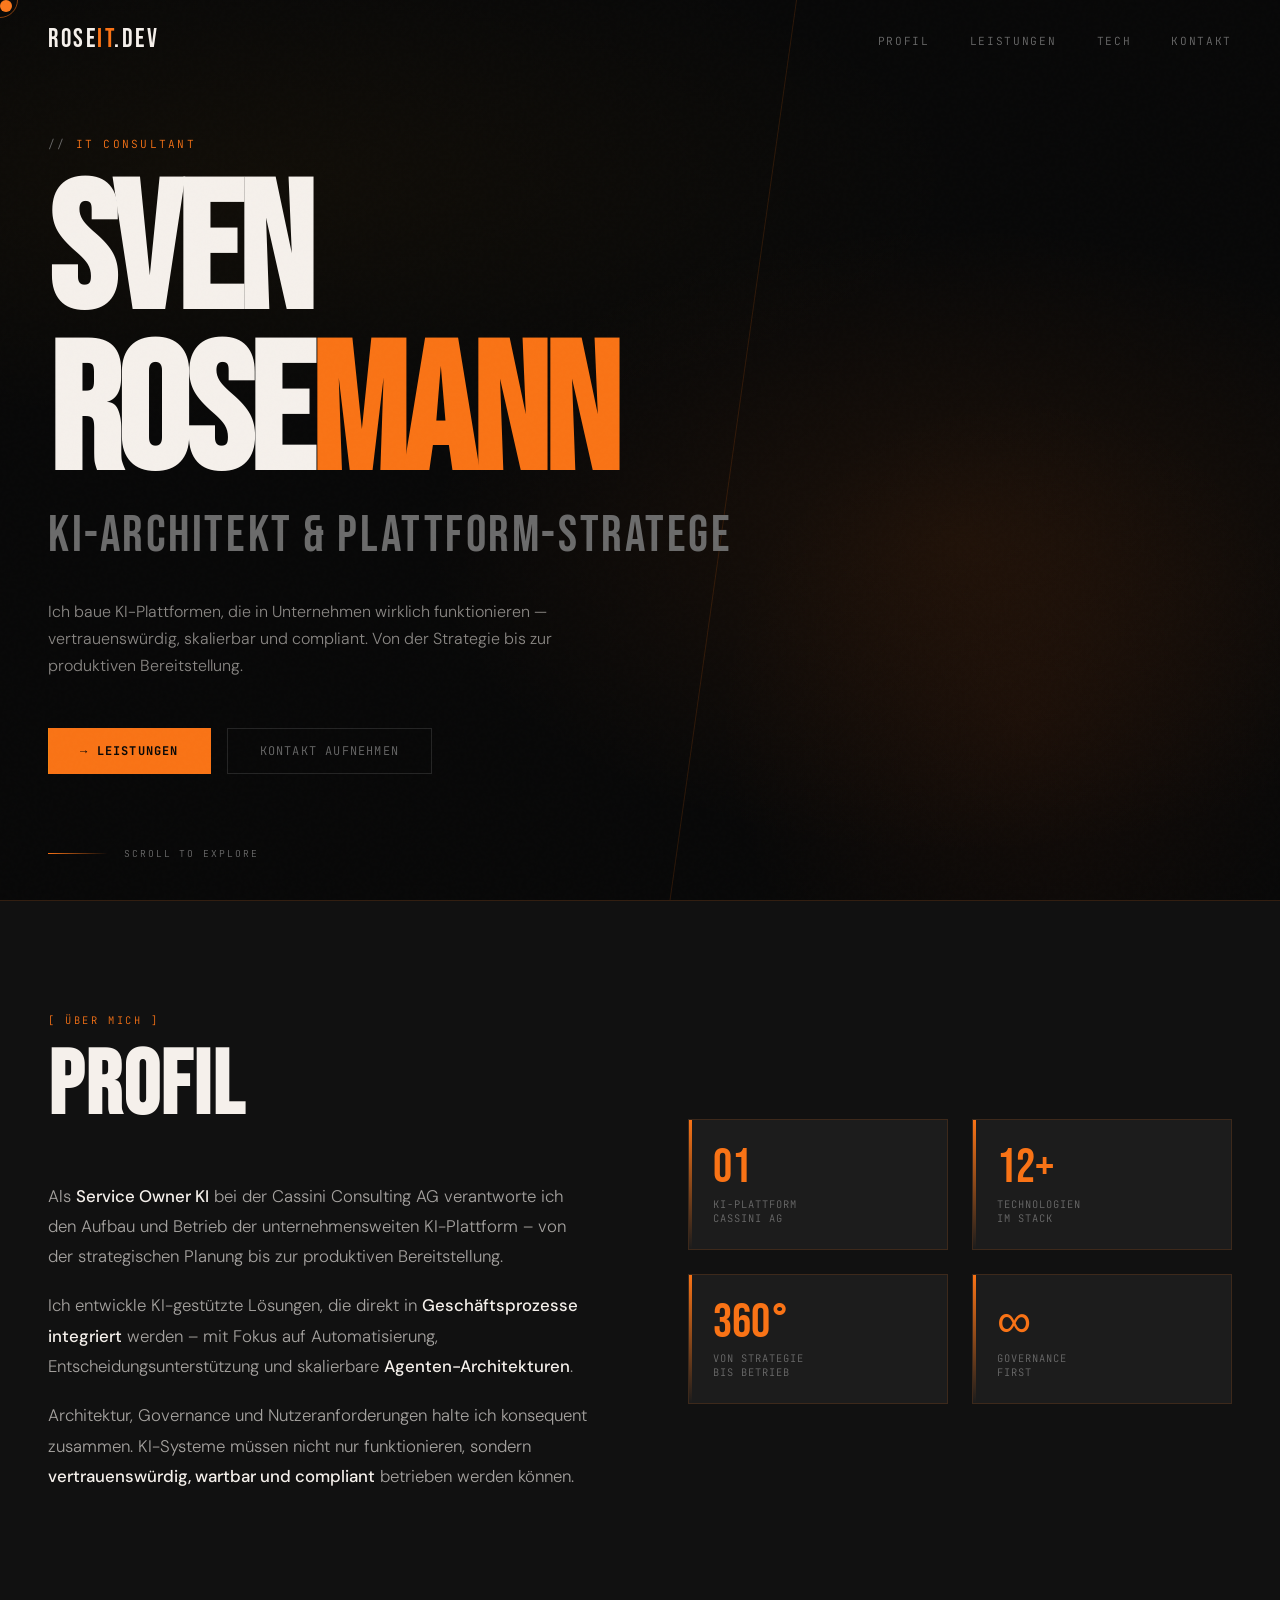
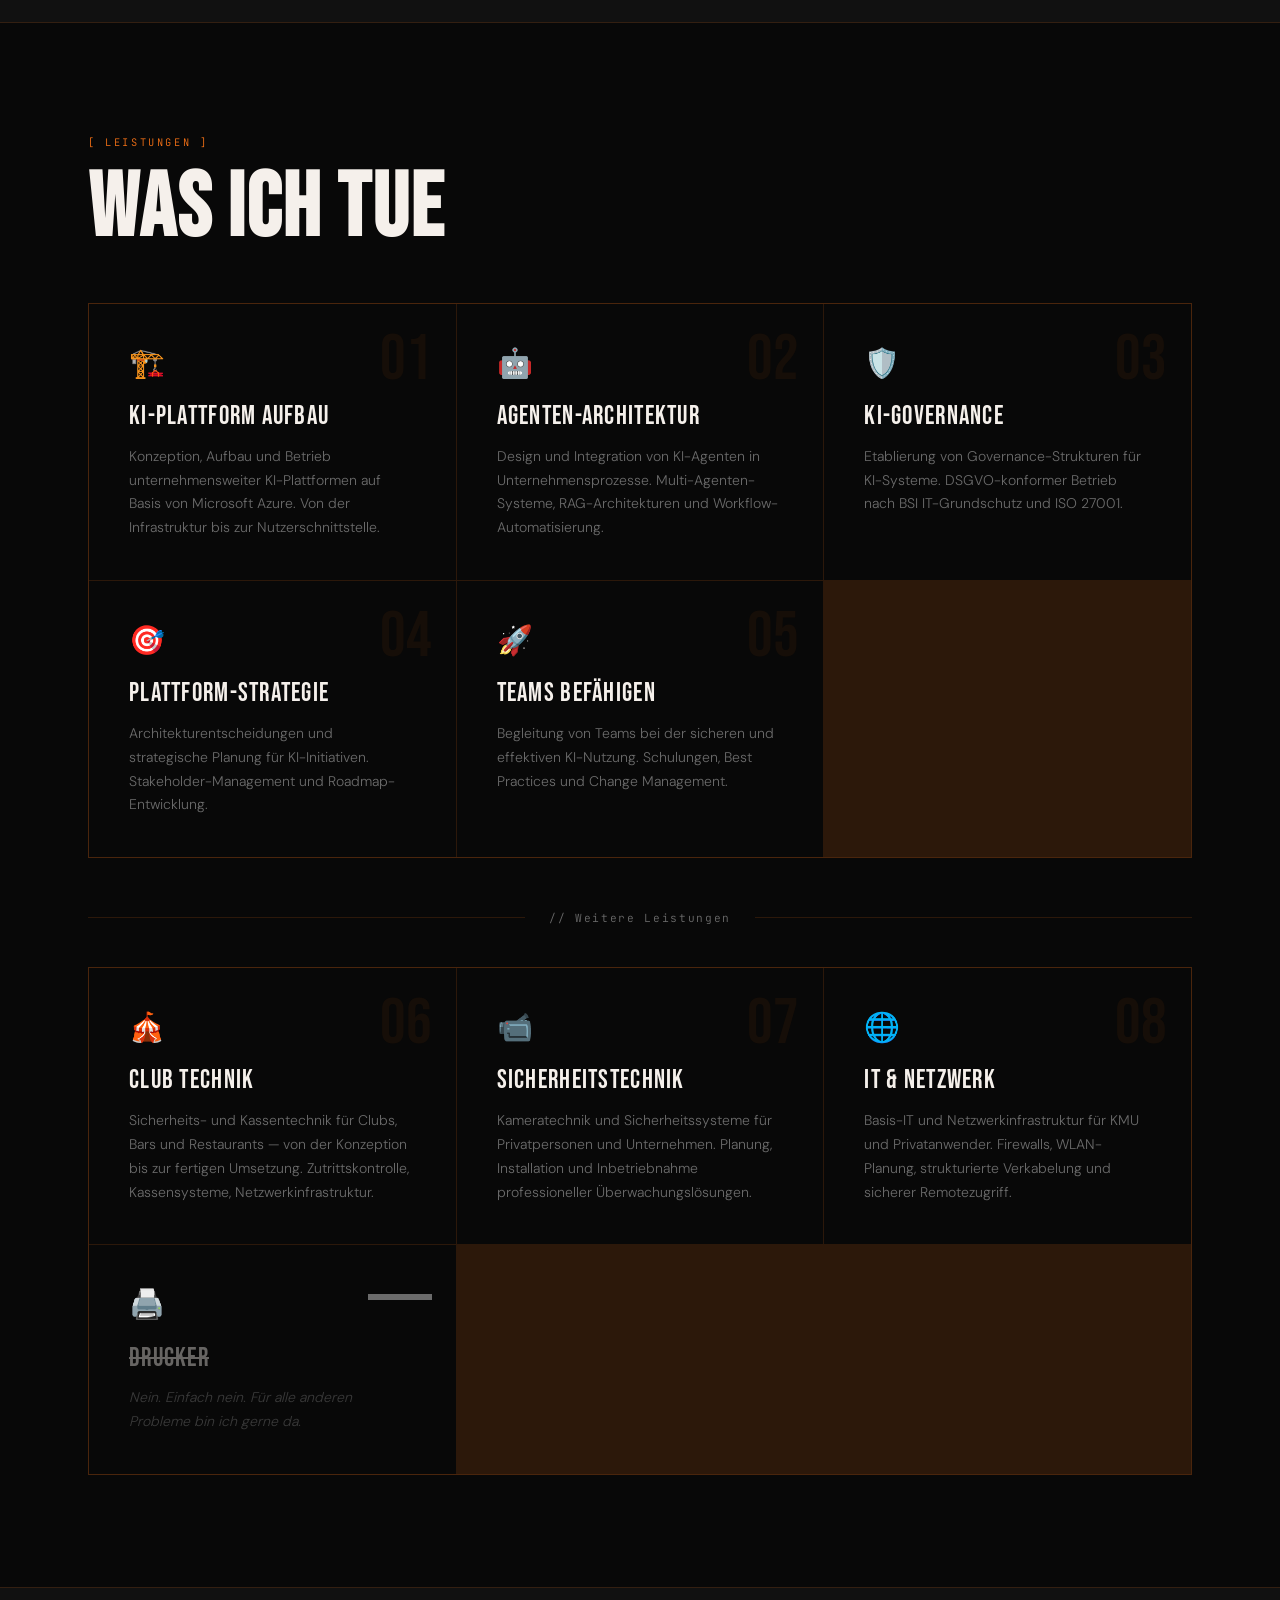
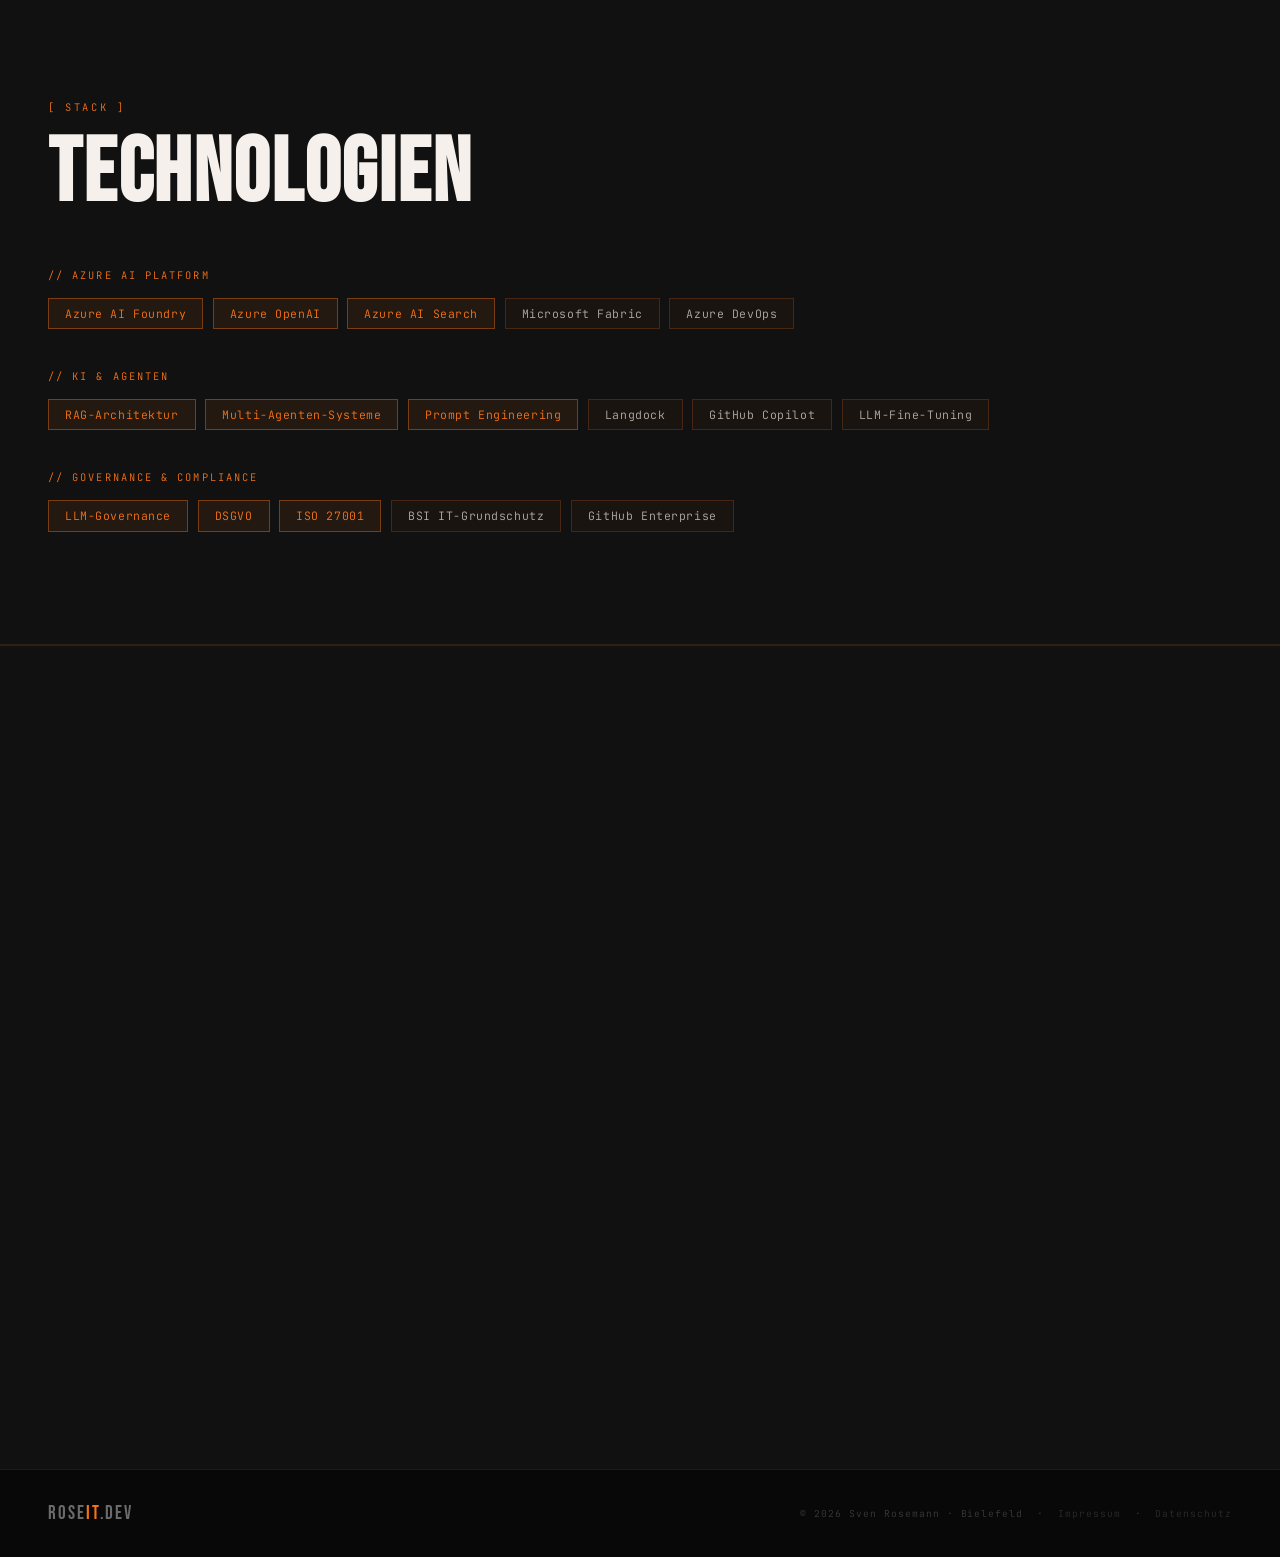
<file: index.html>
<!DOCTYPE html>
<html lang="de">
<head>
  <meta charset="UTF-8" />
  <meta name="viewport" content="width=device-width, initial-scale=1.0" />
  <title>rose-it.dev — Sven Rosemann · KI-Architekt</title>
  <meta name="description" content="Service Owner KI & IT Consultant. KI-Plattformen, Agenten-Systeme, Governance. Cassini Consulting AG." />
  <link rel="icon" type="image/svg+xml" href="/favicon.svg" />
  <link rel="stylesheet" href="/fonts/fonts.css" />
  <style>
    :root {
      --black:   #080808;
      --coal:    #111111;
      --ash:     #1c1c1c;
      --ember:   #f97316;
      --fire:    #ea580c;
      --gold:    #f59e0b;
      --white:   #f5f0eb;
      --grey:    #6b6b6b;
      --border:  rgba(249,115,22,0.15);
    }

    *, *::before, *::after { box-sizing: border-box; margin: 0; padding: 0; }

    html { scroll-behavior: smooth; }

    body {
      background: var(--black);
      color: var(--white);
      font-family: 'DM Sans', sans-serif;
      font-weight: 300;
      overflow-x: hidden;
      cursor: none;
    }

    /* Custom Cursor */
    .cursor {
      position: fixed;
      width: 12px; height: 12px;
      background: var(--ember);
      border-radius: 50%;
      pointer-events: none;
      z-index: 9999;
      transition: transform 0.1s ease;
      mix-blend-mode: screen;
    }
    .cursor-ring {
      position: fixed;
      width: 36px; height: 36px;
      border: 1px solid rgba(249,115,22,0.5);
      border-radius: 50%;
      pointer-events: none;
      z-index: 9998;
      transition: all 0.15s ease;
    }

    /* Noise overlay */
    body::before {
      content: '';
      position: fixed;
      inset: 0;
      background-image: url("data:image/svg+xml,%3Csvg viewBox='0 0 256 256' xmlns='http://www.w3.org/2000/svg'%3E%3Cfilter id='noise'%3E%3CfeTurbulence type='fractalNoise' baseFrequency='0.9' numOctaves='4' stitchTiles='stitch'/%3E%3C/filter%3E%3Crect width='100%25' height='100%25' filter='url(%23noise)' opacity='0.03'/%3E%3C/svg%3E");
      pointer-events: none;
      z-index: 100;
      opacity: 0.4;
    }

    /* NAV */
    nav {
      position: fixed;
      top: 0; left: 0; right: 0;
      z-index: 500;
      display: flex;
      align-items: center;
      justify-content: space-between;
      padding: 1.5rem 3rem;
      border-bottom: 1px solid transparent;
      transition: all 0.4s ease;
    }
    nav.scrolled {
      background: rgba(8,8,8,0.92);
      border-color: var(--border);
      backdrop-filter: blur(12px);
    }
    .nav-logo {
      font-family: 'Bebas Neue', sans-serif;
      font-size: 1.6rem;
      letter-spacing: 0.1em;
      color: var(--white);
      text-decoration: none;
    }
    .nav-logo span { color: var(--ember); }
    .nav-links { display: flex; gap: 2.5rem; list-style: none; }
    .nav-links a {
      font-family: 'JetBrains Mono', monospace;
      font-size: 0.7rem;
      letter-spacing: 0.15em;
      text-transform: uppercase;
      color: var(--grey);
      text-decoration: none;
      transition: color 0.2s;
    }
    .nav-links a:hover { color: var(--ember); }

    /* HERO */
    #hero {
      min-height: 100vh;
      display: grid;
      grid-template-rows: 1fr auto;
      padding: 0 3rem;
      position: relative;
      overflow: hidden;
    }

    .hero-bg {
      position: absolute;
      inset: 0;
      background:
        radial-gradient(ellipse 60% 50% at 75% 60%, rgba(249,115,22,0.08) 0%, transparent 70%),
        radial-gradient(ellipse 40% 60% at 80% 80%, rgba(234,88,12,0.06) 0%, transparent 60%),
        radial-gradient(ellipse 80% 40% at 20% 20%, rgba(245,158,11,0.04) 0%, transparent 70%);
    }

    /* Animated ember particles */
    .embers {
      position: absolute;
      inset: 0;
      overflow: hidden;
    }
    .ember-dot {
      position: absolute;
      border-radius: 50%;
      animation: float-up linear infinite;
      background: var(--ember);
      filter: blur(1px);
    }
    @keyframes float-up {
      0%   { transform: translateY(0) translateX(0) scale(1); opacity: 0; }
      10%  { opacity: 1; }
      90%  { opacity: 0.6; }
      100% { transform: translateY(-120vh) translateX(var(--drift)) scale(0); opacity: 0; }
    }

    .hero-content {
      display: flex;
      flex-direction: column;
      justify-content: center;
      padding-top: 8rem;
      padding-bottom: 4rem;
      position: relative;
      z-index: 10;
      max-width: 1000px;
    }

    .hero-tag {
      font-family: 'JetBrains Mono', monospace;
      font-size: 0.7rem;
      letter-spacing: 0.2em;
      text-transform: uppercase;
      color: var(--ember);
      margin-bottom: 1.5rem;
      opacity: 0;
      animation: fade-up 0.8s ease 0.2s forwards;
    }
    .hero-tag::before { content: '// '; color: var(--grey); }

    .hero-name {
      font-family: 'Bebas Neue', sans-serif;
      font-size: clamp(5rem, 14vw, 13rem);
      line-height: 0.9;
      letter-spacing: -0.02em;
      color: var(--white);
      opacity: 0;
      animation: fade-up 0.8s ease 0.4s forwards;
    }
    .hero-name .highlight {
      color: var(--ember);
      display: inline-block;
      position: relative;
    }

    .hero-title {
      font-family: 'Bebas Neue', sans-serif;
      font-size: clamp(1.8rem, 4vw, 3.5rem);
      letter-spacing: 0.05em;
      color: var(--grey);
      margin-top: 0.5rem;
      opacity: 0;
      animation: fade-up 0.8s ease 0.6s forwards;
    }

    .hero-desc {
      max-width: 560px;
      font-size: 1rem;
      line-height: 1.7;
      color: rgba(245,240,235,0.55);
      margin-top: 2rem;
      opacity: 0;
      animation: fade-up 0.8s ease 0.8s forwards;
    }

    .hero-cta {
      display: flex;
      gap: 1rem;
      margin-top: 3rem;
      opacity: 0;
      animation: fade-up 0.8s ease 1s forwards;
    }

    .btn-primary {
      display: inline-flex;
      align-items: center;
      gap: 0.5rem;
      background: var(--ember);
      color: var(--black);
      font-family: 'JetBrains Mono', monospace;
      font-size: 0.75rem;
      font-weight: 700;
      letter-spacing: 0.1em;
      text-transform: uppercase;
      text-decoration: none;
      padding: 0.9rem 2rem;
      border: none;
      cursor: none;
      transition: all 0.2s ease;
      position: relative;
      overflow: hidden;
    }
    .btn-primary::after {
      content: '';
      position: absolute;
      inset: 0;
      background: var(--gold);
      transform: translateX(-100%);
      transition: transform 0.3s ease;
    }
    .btn-primary:hover::after { transform: translateX(0); }
    .btn-primary span { position: relative; z-index: 1; }

    .btn-ghost {
      display: inline-flex;
      align-items: center;
      gap: 0.5rem;
      background: transparent;
      color: var(--grey);
      font-family: 'JetBrains Mono', monospace;
      font-size: 0.75rem;
      letter-spacing: 0.1em;
      text-transform: uppercase;
      text-decoration: none;
      padding: 0.9rem 2rem;
      border: 1px solid rgba(107,107,107,0.3);
      cursor: none;
      transition: all 0.2s ease;
    }
    .btn-ghost:hover { border-color: var(--ember); color: var(--ember); }

    .hero-scroll {
      display: flex;
      align-items: center;
      gap: 1rem;
      padding-bottom: 2.5rem;
      position: relative;
      z-index: 10;
      opacity: 0;
      animation: fade-up 0.8s ease 1.2s forwards;
    }
    .scroll-line {
      width: 60px;
      height: 1px;
      background: linear-gradient(to right, var(--ember), transparent);
    }
    .scroll-text {
      font-family: 'JetBrains Mono', monospace;
      font-size: 0.6rem;
      letter-spacing: 0.2em;
      text-transform: uppercase;
      color: var(--grey);
    }

    /* Diagonal accent line */
    .hero-accent {
      position: absolute;
      right: 0;
      top: 0;
      width: 45%;
      height: 100%;
      border-left: 1px solid var(--border);
      transform: skewX(-8deg) translateX(5%);
      pointer-events: none;
    }

    /* SECTIONS GENERAL */
    section {
      padding: 7rem 3rem;
      position: relative;
    }

    .section-label {
      font-family: 'JetBrains Mono', monospace;
      font-size: 0.65rem;
      letter-spacing: 0.25em;
      text-transform: uppercase;
      color: var(--ember);
      margin-bottom: 1rem;
    }
    .section-label::before { content: '[ '; }
    .section-label::after  { content: ' ]'; }

    .section-title {
      font-family: 'Bebas Neue', sans-serif;
      font-size: clamp(3rem, 7vw, 6rem);
      line-height: 1;
      letter-spacing: 0.02em;
      margin-bottom: 3rem;
    }

    /* ABOUT */
    #about {
      background: var(--coal);
      border-top: 1px solid var(--border);
      border-bottom: 1px solid var(--border);
    }
    .about-grid {
      display: grid;
      grid-template-columns: 1fr 1fr;
      gap: 6rem;
      align-items: center;
      max-width: 1200px;
    }
    .about-text p {
      font-size: 1.05rem;
      line-height: 1.8;
      color: rgba(245,240,235,0.65);
      margin-bottom: 1.2rem;
    }
    .about-text p strong { color: var(--white); font-weight: 500; }
    .about-stats {
      display: grid;
      grid-template-columns: 1fr 1fr;
      gap: 1.5rem;
    }
    .stat-card {
      background: var(--ash);
      border: 1px solid var(--border);
      padding: 1.5rem;
      position: relative;
      overflow: hidden;
    }
    .stat-card::before {
      content: '';
      position: absolute;
      top: 0; left: 0;
      width: 3px; height: 100%;
      background: linear-gradient(to bottom, var(--ember), transparent);
    }
    .stat-num {
      font-family: 'Bebas Neue', sans-serif;
      font-size: 3rem;
      color: var(--ember);
      line-height: 1;
    }
    .stat-label {
      font-family: 'JetBrains Mono', monospace;
      font-size: 0.65rem;
      letter-spacing: 0.1em;
      text-transform: uppercase;
      color: var(--grey);
      margin-top: 0.3rem;
    }

    /* SERVICES */
    #services { max-width: 1200px; margin: 0 auto; }
    .services-grid {
      display: grid;
      grid-template-columns: repeat(auto-fit, minmax(320px, 1fr));
      gap: 1px;
      background: var(--border);
      border: 1px solid var(--border);
    }
    .service-card {
      background: var(--black);
      padding: 2.5rem;
      position: relative;
      overflow: hidden;
      transition: background 0.3s ease;
    }
    .service-card:hover { background: var(--coal); }
    .service-card:hover .service-icon { transform: scale(1.1) rotate(-5deg); }
    .service-icon {
      font-size: 1.8rem;
      margin-bottom: 1.2rem;
      display: block;
      transition: transform 0.3s ease;
    }
    .service-num {
      position: absolute;
      top: 1.5rem; right: 1.5rem;
      font-family: 'Bebas Neue', sans-serif;
      font-size: 4rem;
      color: rgba(249,115,22,0.06);
      line-height: 1;
    }
    .service-title {
      font-family: 'Bebas Neue', sans-serif;
      font-size: 1.6rem;
      letter-spacing: 0.05em;
      color: var(--white);
      margin-bottom: 0.8rem;
    }
    .service-desc {
      font-size: 0.875rem;
      line-height: 1.7;
      color: var(--grey);
    }
    .services-divider {
      text-align: center;
      margin: 3rem 0 2.5rem;
      position: relative;
    }
    .services-divider::before {
      content: '';
      position: absolute;
      top: 50%; left: 0; right: 0;
      height: 1px;
      background: var(--border);
    }
    .services-divider span {
      position: relative;
      background: var(--black);
      padding: 0 1.5rem;
      font-family: 'JetBrains Mono', monospace;
      font-size: .7rem;
      letter-spacing: .15em;
      color: var(--grey);
    }
    .service-card::after {
      content: '';
      position: absolute;
      bottom: 0; left: 0; right: 0;
      height: 2px;
      background: linear-gradient(to right, var(--ember), transparent);
      transform: scaleX(0);
      transform-origin: left;
      transition: transform 0.3s ease;
    }
    .service-card:hover::after { transform: scaleX(1); }

    /* TECH STACK */
    #tech {
      background: var(--coal);
      border-top: 1px solid var(--border);
      border-bottom: 1px solid var(--border);
    }
    .tech-inner { max-width: 1200px; margin: 0 auto; }

    .tech-categories { display: flex; flex-direction: column; gap: 2.5rem; }
    .tech-category-label {
      font-family: 'JetBrains Mono', monospace;
      font-size: 0.65rem;
      letter-spacing: 0.2em;
      text-transform: uppercase;
      color: var(--ember);
      margin-bottom: 1rem;
    }
    .tech-tags { display: flex; flex-wrap: wrap; gap: 0.6rem; }
    .tech-tag {
      font-family: 'JetBrains Mono', monospace;
      font-size: 0.72rem;
      letter-spacing: 0.05em;
      padding: 0.45rem 1rem;
      border: 1px solid rgba(249,115,22,0.2);
      color: rgba(245,240,235,0.7);
      background: rgba(249,115,22,0.04);
      transition: all 0.2s ease;
      cursor: default;
    }
    .tech-tag:hover {
      border-color: var(--ember);
      color: var(--ember);
      background: rgba(249,115,22,0.08);
    }
    .tech-tag.featured {
      border-color: rgba(249,115,22,0.4);
      color: var(--ember);
      background: rgba(249,115,22,0.08);
    }


    /* CONTACT */
    #contact {
      background: var(--coal);
      border-top: 1px solid var(--border);
    }
    .contact-inner {
      max-width: 1200px;
      margin: 0 auto;
      display: grid;
      grid-template-columns: 1fr 1fr;
      gap: 6rem;
      align-items: center;
    }
    .contact-headline {
      font-family: 'Bebas Neue', sans-serif;
      font-size: clamp(3rem, 6vw, 5.5rem);
      line-height: 1;
      letter-spacing: 0.02em;
    }
    .contact-headline .ember { color: var(--ember); }
    .contact-sub {
      font-size: 1rem;
      line-height: 1.7;
      color: rgba(245,240,235,0.5);
      margin-top: 1.5rem;
    }
    /* CONTACT FORM */
    .contact-form { display: flex; flex-direction: column; gap: 1rem; }
    .form-row { display: grid; grid-template-columns: 1fr 1fr; gap: 1rem; }
    .cf-label {
      font-family: 'JetBrains Mono', monospace;
      font-size: .6rem; letter-spacing: .15em; text-transform: uppercase;
      color: var(--ember); display: block; margin-bottom: .4rem;
    }
    .cf-input, .cf-textarea {
      width: 100%;
      background: var(--ash);
      border: 1px solid var(--border);
      color: var(--white);
      font-family: 'DM Sans', sans-serif;
      font-size: .95rem;
      padding: .8rem 1rem;
      outline: none;
      transition: border-color .2s;
      resize: none;
    }
    .cf-input:focus, .cf-textarea:focus { border-color: var(--ember); }
    .cf-input::placeholder, .cf-textarea::placeholder { color: var(--grey); }
    .cf-submit {
      background: var(--ember);
      color: #000;
      border: none;
      font-family: 'JetBrains Mono', monospace;
      font-size: .75rem;
      font-weight: 700;
      letter-spacing: .15em;
      text-transform: uppercase;
      padding: 1rem 2rem;
      cursor: pointer;
      transition: background .2s, transform .1s;
      align-self: flex-start;
    }
    .cf-submit:hover { background: var(--gold); }
    .cf-submit:active { transform: scale(.98); }
    .cf-submit:disabled { opacity: .5; cursor: not-allowed; }
    .cf-success {
      display: none;
      border: 1px solid rgba(249,115,22,.3);
      background: rgba(249,115,22,.05);
      padding: 1.5rem;
      font-family: 'JetBrains Mono', monospace;
      font-size: .8rem;
      color: var(--ember);
      letter-spacing: .05em;
    }
    .contact-divider {
      display: flex; align-items: center; gap: 1rem; margin: .5rem 0;
      font-family: 'JetBrains Mono', monospace; font-size: .6rem;
      letter-spacing: .15em; color: var(--grey); text-transform: uppercase;
    }
    .contact-divider::before, .contact-divider::after {
      content: ''; flex: 1; height: 1px; background: var(--border);
    }
    .contact-links { display: flex; flex-direction: column; gap: .75rem; }
    .contact-link {
      display: flex;
      align-items: center;
      gap: 1rem;
      padding: 1.2rem 1.5rem;
      border: 1px solid var(--border);
      text-decoration: none;
      color: var(--white);
      transition: all 0.2s ease;
      position: relative;
      overflow: hidden;
    }
    .contact-link::before {
      content: '';
      position: absolute;
      inset: 0;
      background: rgba(249,115,22,0.05);
      transform: translateX(-100%);
      transition: transform 0.3s ease;
    }
    .contact-link:hover::before { transform: translateX(0); }
    .contact-link:hover { border-color: var(--ember); }
    .contact-link-icon {
      width: 36px; height: 36px;
      background: rgba(249,115,22,0.1);
      border: 1px solid rgba(249,115,22,0.2);
      display: flex; align-items: center; justify-content: center;
      font-size: 1rem;
      flex-shrink: 0;
      position: relative;
    }
    .contact-link-info { flex: 1; position: relative; }
    .contact-link-label {
      font-family: 'JetBrains Mono', monospace;
      font-size: 0.6rem;
      letter-spacing: 0.15em;
      text-transform: uppercase;
      color: var(--ember);
      display: block;
    }
    .contact-link-value {
      font-size: 0.9rem;
      color: rgba(245,240,235,0.8);
    }
    .contact-link-arrow { color: var(--grey); transition: transform 0.2s; }
    .contact-link:hover .contact-link-arrow { transform: translateX(4px); color: var(--ember); }

    /* FOOTER */
    footer {
      padding: 2rem 3rem;
      border-top: 1px solid var(--border);
      display: flex;
      align-items: center;
      justify-content: space-between;
    }
    .footer-logo {
      font-family: 'Bebas Neue', sans-serif;
      font-size: 1.2rem;
      letter-spacing: 0.1em;
      color: var(--grey);
    }
    .footer-logo span { color: var(--ember); }
    .footer-copy {
      font-family: 'JetBrains Mono', monospace;
      font-size: 0.6rem;
      letter-spacing: 0.1em;
      color: rgba(107,107,107,0.5);
    }

    /* ANIMATIONS */
    @keyframes fade-up {
      from { opacity: 0; transform: translateY(24px); }
      to   { opacity: 1; transform: translateY(0); }
    }

    .reveal {
      opacity: 0;
      transform: translateY(30px);
      transition: opacity 0.7s ease, transform 0.7s ease;
    }
    .reveal.visible {
      opacity: 1;
      transform: translateY(0);
    }

    /* SCROLLBAR */
    ::-webkit-scrollbar { width: 4px; }
    ::-webkit-scrollbar-track { background: var(--black); }
    ::-webkit-scrollbar-thumb { background: var(--ember); border-radius: 2px; }

    /* MOBILE */
    @media (max-width: 768px) {
      nav { padding: 1.2rem 1.5rem; }
      .nav-links { display: none; }
      #hero, section { padding-left: 1.5rem; padding-right: 1.5rem; }
      .about-grid, .contact-inner { grid-template-columns: 1fr; gap: 3rem; }
    }
  </style>
</head>
<body>

  <div class="cursor" id="cursor"></div>
  <div class="cursor-ring" id="cursor-ring"></div>

  <!-- NAV -->
  <nav id="nav">
    <a href="#hero" class="nav-logo">rose<span>it</span>.dev</a>
    <ul class="nav-links">
      <li><a href="#about">Profil</a></li>
      <li><a href="#services">Leistungen</a></li>
      <li><a href="#tech">Tech</a></li>
      <li><a href="#contact">Kontakt</a></li>
    </ul>
  </nav>

  <!-- HERO -->
  <section id="hero">
    <div class="hero-bg"></div>
    <div class="embers" id="embers"></div>
    <div class="hero-accent"></div>

    <div class="hero-content">
      <div class="hero-tag">IT Consultant</div>
      <h1 class="hero-name">
        SVEN<br/>
        ROSE<span class="highlight">MANN</span>
      </h1>
      <div class="hero-title">KI-Architekt & Plattform-Stratege</div>
      <p class="hero-desc">
        Ich baue KI-Plattformen, die in Unternehmen wirklich funktionieren —
        vertrauenswürdig, skalierbar und compliant. Von der Strategie bis zur
        produktiven Bereitstellung.
      </p>
      <div class="hero-cta">
        <a href="#services" class="btn-primary"><span>→ Leistungen</span></a>
        <a href="#contact" class="btn-ghost">Kontakt aufnehmen</a>
      </div>
    </div>

    <div class="hero-scroll">
      <div class="scroll-line"></div>
      <span class="scroll-text">Scroll to explore</span>
    </div>
  </section>

  <!-- ABOUT -->
  <section id="about">
    <div class="about-grid">
      <div class="about-text reveal">
        <div class="section-label">Über mich</div>
        <h2 class="section-title">PROFIL</h2>
        <p>
          Als <strong>Service Owner KI</strong> bei der Cassini Consulting AG
          verantworte ich den Aufbau und Betrieb der unternehmensweiten
          KI-Plattform – von der strategischen Planung bis zur produktiven
          Bereitstellung.
        </p>
        <p>
          Ich entwickle KI-gestützte Lösungen, die direkt in
          <strong>Geschäftsprozesse integriert</strong> werden – mit Fokus auf
          Automatisierung, Entscheidungsunterstützung und skalierbare
          <strong>Agenten-Architekturen</strong>.
        </p>
        <p>
          Architektur, Governance und Nutzeranforderungen halte ich konsequent
          zusammen. KI-Systeme müssen nicht nur funktionieren, sondern
          <strong>vertrauenswürdig, wartbar und compliant</strong> betrieben
          werden können.
        </p>
      </div>
      <div class="about-stats reveal">
        <div class="stat-card">
          <div class="stat-num">01</div>
          <div class="stat-label">KI-Plattform<br/>Cassini AG</div>
        </div>
        <div class="stat-card">
          <div class="stat-num">12+</div>
          <div class="stat-label">Technologien<br/>im Stack</div>
        </div>
        <div class="stat-card">
          <div class="stat-num">360°</div>
          <div class="stat-label">Von Strategie<br/>bis Betrieb</div>
        </div>
        <div class="stat-card">
          <div class="stat-num">∞</div>
          <div class="stat-label">Governance<br/>First</div>
        </div>
      </div>
    </div>
  </section>

  <!-- SERVICES -->
  <section id="services">
    <div style="max-width:1200px;margin:0 auto">
      <div class="section-label reveal">Leistungen</div>
      <h2 class="section-title reveal">WAS ICH TUE</h2>
      <div class="services-grid">
        <div class="service-card reveal">
          <span class="service-icon">🏗️</span>
          <div class="service-num">01</div>
          <div class="service-title">KI-Plattform Aufbau</div>
          <p class="service-desc">Konzeption, Aufbau und Betrieb unternehmensweiter KI-Plattformen auf Basis von Microsoft Azure. Von der Infrastruktur bis zur Nutzerschnittstelle.</p>
        </div>
        <div class="service-card reveal">
          <span class="service-icon">🤖</span>
          <div class="service-num">02</div>
          <div class="service-title">Agenten-Architektur</div>
          <p class="service-desc">Design und Integration von KI-Agenten in Unternehmensprozesse. Multi-Agenten-Systeme, RAG-Architekturen und Workflow-Automatisierung.</p>
        </div>
        <div class="service-card reveal">
          <span class="service-icon">🛡️</span>
          <div class="service-num">03</div>
          <div class="service-title">KI-Governance</div>
          <p class="service-desc">Etablierung von Governance-Strukturen für KI-Systeme. DSGVO-konformer Betrieb nach BSI IT-Grundschutz und ISO 27001.</p>
        </div>
        <div class="service-card reveal">
          <span class="service-icon">🎯</span>
          <div class="service-num">04</div>
          <div class="service-title">Plattform-Strategie</div>
          <p class="service-desc">Architekturentscheidungen und strategische Planung für KI-Initiativen. Stakeholder-Management und Roadmap-Entwicklung.</p>
        </div>
        <div class="service-card reveal">
          <span class="service-icon">🚀</span>
          <div class="service-num">05</div>
          <div class="service-title">Teams befähigen</div>
          <p class="service-desc">Begleitung von Teams bei der sicheren und effektiven KI-Nutzung. Schulungen, Best Practices und Change Management.</p>
        </div>
      </div>

      <div class="services-divider reveal">
        <span>// Weitere Leistungen</span>
      </div>

      <div class="services-grid">
        <div class="service-card reveal">
          <span class="service-icon">🎪</span>
          <div class="service-num">06</div>
          <div class="service-title">Club Technik</div>
          <p class="service-desc">Sicherheits- und Kassentechnik für Clubs, Bars und Restaurants — von der Konzeption bis zur fertigen Umsetzung. Zutrittskontrolle, Kassensysteme, Netzwerkinfrastruktur.</p>
        </div>
        <div class="service-card reveal">
          <span class="service-icon">📹</span>
          <div class="service-num">07</div>
          <div class="service-title">Sicherheitstechnik</div>
          <p class="service-desc">Kameratechnik und Sicherheitssysteme für Privatpersonen und Unternehmen. Planung, Installation und Inbetriebnahme professioneller Überwachungslösungen.</p>
        </div>
        <div class="service-card reveal">
          <span class="service-icon">🌐</span>
          <div class="service-num">08</div>
          <div class="service-title">IT & Netzwerk</div>
          <p class="service-desc">Basis-IT und Netzwerkinfrastruktur für KMU und Privatanwender. Firewalls, WLAN-Planung, strukturierte Verkabelung und sicherer Remotezugriff.</p>
        </div>
        <div class="service-card service-card--no reveal" style="cursor:default">
          <span class="service-icon">🖨️</span>
          <div class="service-num" style="color:var(--grey)">——</div>
          <div class="service-title" style="text-decoration:line-through;opacity:.4">Drucker</div>
          <p class="service-desc" style="opacity:.5;font-style:italic">Nein. Einfach nein. Für alle anderen Probleme bin ich gerne da.</p>
        </div>
      </div>
    </div>
  </section>

  <!-- TECH -->
  <section id="tech">
    <div class="tech-inner">
      <div class="section-label reveal">Stack</div>
      <h2 class="section-title reveal">TECHNOLOGIEN</h2>
      <div class="tech-categories">
        <div class="reveal">
          <div class="tech-category-label">// Azure AI Platform</div>
          <div class="tech-tags">
            <span class="tech-tag featured">Azure AI Foundry</span>
            <span class="tech-tag featured">Azure OpenAI</span>
            <span class="tech-tag featured">Azure AI Search</span>
            <span class="tech-tag">Microsoft Fabric</span>
            <span class="tech-tag">Azure DevOps</span>
          </div>
        </div>
        <div class="reveal">
          <div class="tech-category-label">// KI & Agenten</div>
          <div class="tech-tags">
            <span class="tech-tag featured">RAG-Architektur</span>
            <span class="tech-tag featured">Multi-Agenten-Systeme</span>
            <span class="tech-tag featured">Prompt Engineering</span>
            <span class="tech-tag">Langdock</span>
            <span class="tech-tag">GitHub Copilot</span>
            <span class="tech-tag">LLM-Fine-Tuning</span>
          </div>
        </div>
        <div class="reveal">
          <div class="tech-category-label">// Governance & Compliance</div>
          <div class="tech-tags">
            <span class="tech-tag featured">LLM-Governance</span>
            <span class="tech-tag featured">DSGVO</span>
            <span class="tech-tag featured">ISO 27001</span>
            <span class="tech-tag">BSI IT-Grundschutz</span>
            <span class="tech-tag">GitHub Enterprise</span>
          </div>
        </div>
      </div>
    </div>
  </section>

  <!-- CONTACT -->
  <section id="contact">
    <div class="contact-inner">
      <div class="reveal">
        <div class="section-label">Kontakt</div>
        <h2 class="contact-headline">
          LASS UNS<br/>
          <span class="ember">REDEN.</span>
        </h2>
        <p class="contact-sub">
          Du hast ein KI-Projekt, das du umsetzen möchtest? Oder du suchst einen
          erfahrenen Berater für deine KI-Strategie? Ich freue mich auf den
          Austausch.
        </p>
      </div>
      <div class="reveal">
        <!-- CONTACT FORM -->
        <form class="contact-form" id="contact-form"
              action="https://api.web3forms.com/submit" method="POST">
          <input type="hidden" name="access_key" value="3210b31a-7862-43ee-a57d-16b47df4a923" />
          <input type="hidden" name="subject" value="Neue Anfrage über rose-it.dev" />
          <input type="hidden" name="from_name" value="rose-it.dev Kontaktformular" />
          <input type="hidden" name="redirect" value="false" />
          <input type="checkbox" name="botcheck" style="display:none" />

          <div class="form-row">
            <div>
              <label class="cf-label">Name</label>
              <input class="cf-input" type="text" name="name" placeholder="Max Mustermann" required />
            </div>
            <div>
              <label class="cf-label">E-Mail</label>
              <input class="cf-input" type="email" name="email" placeholder="max@beispiel.de" required />
            </div>
          </div>
          <div>
            <label class="cf-label">Betreff</label>
            <input class="cf-input" type="text" name="subject_user" placeholder="KI-Strategie, Plattformaufbau, …" />
          </div>
          <div>
            <label class="cf-label">Nachricht</label>
            <textarea class="cf-textarea" name="message" rows="5"
              placeholder="Beschreib kurz dein Projekt oder dein Anliegen …" required></textarea>
          </div>
          <button type="submit" class="cf-submit" id="cf-btn">→ NACHRICHT SENDEN</button>
          <div class="cf-success" id="cf-success">
            ✓ Nachricht gesendet — ich melde mich so schnell wie möglich.
          </div>
        </form>

        <div class="contact-divider" style="margin-top:2rem">oder direkt erreichen</div>

        <div class="contact-links">
          <a href="https://www.linkedin.com/in/svenrosemann/" class="contact-link" target="_blank">
            <div class="contact-link-icon">in</div>
            <div class="contact-link-info">
              <span class="contact-link-label">LinkedIn</span>
              <span class="contact-link-value">Sven Rosemann</span>
            </div>
            <span class="contact-link-arrow">→</span>
          </a>
          <a href="mailto:sven.rosemann@rose-it.dev" class="contact-link">
            <div class="contact-link-icon">@</div>
            <div class="contact-link-info">
              <span class="contact-link-label">E-Mail</span>
              <span class="contact-link-value">sven.rosemann@rose-it.dev</span>
            </div>
            <span class="contact-link-arrow">→</span>
          </a>
        </div>
      </div>
    </div>
  </section>

  <!-- FOOTER -->
  <footer>
    <div class="footer-logo">rose<span>it</span>.dev</div>
    <div class="footer-copy">© 2026 Sven Rosemann · Bielefeld &nbsp;·&nbsp; <a href="/impressum.html" style="color:inherit;text-decoration:none;opacity:.7">Impressum</a> &nbsp;·&nbsp; <a href="/datenschutz.html" style="color:inherit;text-decoration:none;opacity:.7">Datenschutz</a></div>
  </footer>

  <script>
    // Custom Cursor
    const cursor = document.getElementById('cursor');
    const cursorRing = document.getElementById('cursor-ring');
    let mx = 0, my = 0, rx = 0, ry = 0;
    document.addEventListener('mousemove', e => {
      mx = e.clientX; my = e.clientY;
      cursor.style.left = mx - 6 + 'px';
      cursor.style.top  = my - 6 + 'px';
    });
    function animateRing() {
      rx += (mx - rx - 18) * 0.12;
      ry += (my - ry - 18) * 0.12;
      cursorRing.style.left = rx + 'px';
      cursorRing.style.top  = ry + 'px';
      requestAnimationFrame(animateRing);
    }
    animateRing();
    document.querySelectorAll('a, button, .tech-tag').forEach(el => {
      el.addEventListener('mouseenter', () => cursor.style.transform = 'scale(2.5)');
      el.addEventListener('mouseleave', () => cursor.style.transform = 'scale(1)');
    });

    // Nav scroll
    const nav = document.getElementById('nav');
    window.addEventListener('scroll', () => {
      nav.classList.toggle('scrolled', window.scrollY > 50);
    });

    // Ember particles
    const emberContainer = document.getElementById('embers');
    function createEmber() {
      const el = document.createElement('div');
      el.className = 'ember-dot';
      const size = Math.random() * 3 + 1;
      el.style.cssText = `
        width:${size}px; height:${size}px;
        left:${Math.random() * 100}%;
        bottom:${Math.random() * 20}%;
        --drift:${(Math.random() - 0.5) * 100}px;
        animation-duration:${Math.random() * 8 + 6}s;
        animation-delay:${Math.random() * 4}s;
        opacity:0;
      `;
      emberContainer.appendChild(el);
      setTimeout(() => el.remove(), 14000);
    }
    setInterval(createEmber, 400);

    // Reveal on scroll
    const reveals = document.querySelectorAll('.reveal');
    const observer = new IntersectionObserver(entries => {
      entries.forEach((e, i) => {
        if (e.isIntersecting) {
          setTimeout(() => e.target.classList.add('visible'), i * 80);
        }
      });
    }, { threshold: 0.1 });
    reveals.forEach(r => observer.observe(r));

    // Contact Form
    const contactForm = document.getElementById('contact-form');
    if (contactForm) {
      contactForm.addEventListener('submit', async function(e) {
        e.preventDefault();
        const btn = document.getElementById('cf-btn');
        btn.disabled = true;
        btn.textContent = '// Senden…';
        const fd = new FormData(contactForm);
        const payload = Object.fromEntries(fd.entries());
        try {
          const res = await fetch('https://api.web3forms.com/submit', {
            method: 'POST',
            headers: { 'Content-Type': 'application/json', 'Accept': 'application/json' },
            body: JSON.stringify(payload)
          });
          const json = await res.json();
          if (json.success) {
            contactForm.querySelectorAll('input:not([type=hidden]),textarea').forEach(el => el.value = '');
            document.getElementById('cf-success').style.display = 'block';
            btn.style.display = 'none';
          } else {
            btn.disabled = false;
            btn.textContent = '→ NACHRICHT SENDEN';
            alert('Fehler: ' + (json.message || 'Bitte erneut versuchen.'));
          }
        } catch(err) {
          btn.disabled = false;
          btn.textContent = '→ NACHRICHT SENDEN';
          alert('Netzwerkfehler. Bitte erneut versuchen.');
        }
      });
    }
  </script>
</body>
</html>
</file>
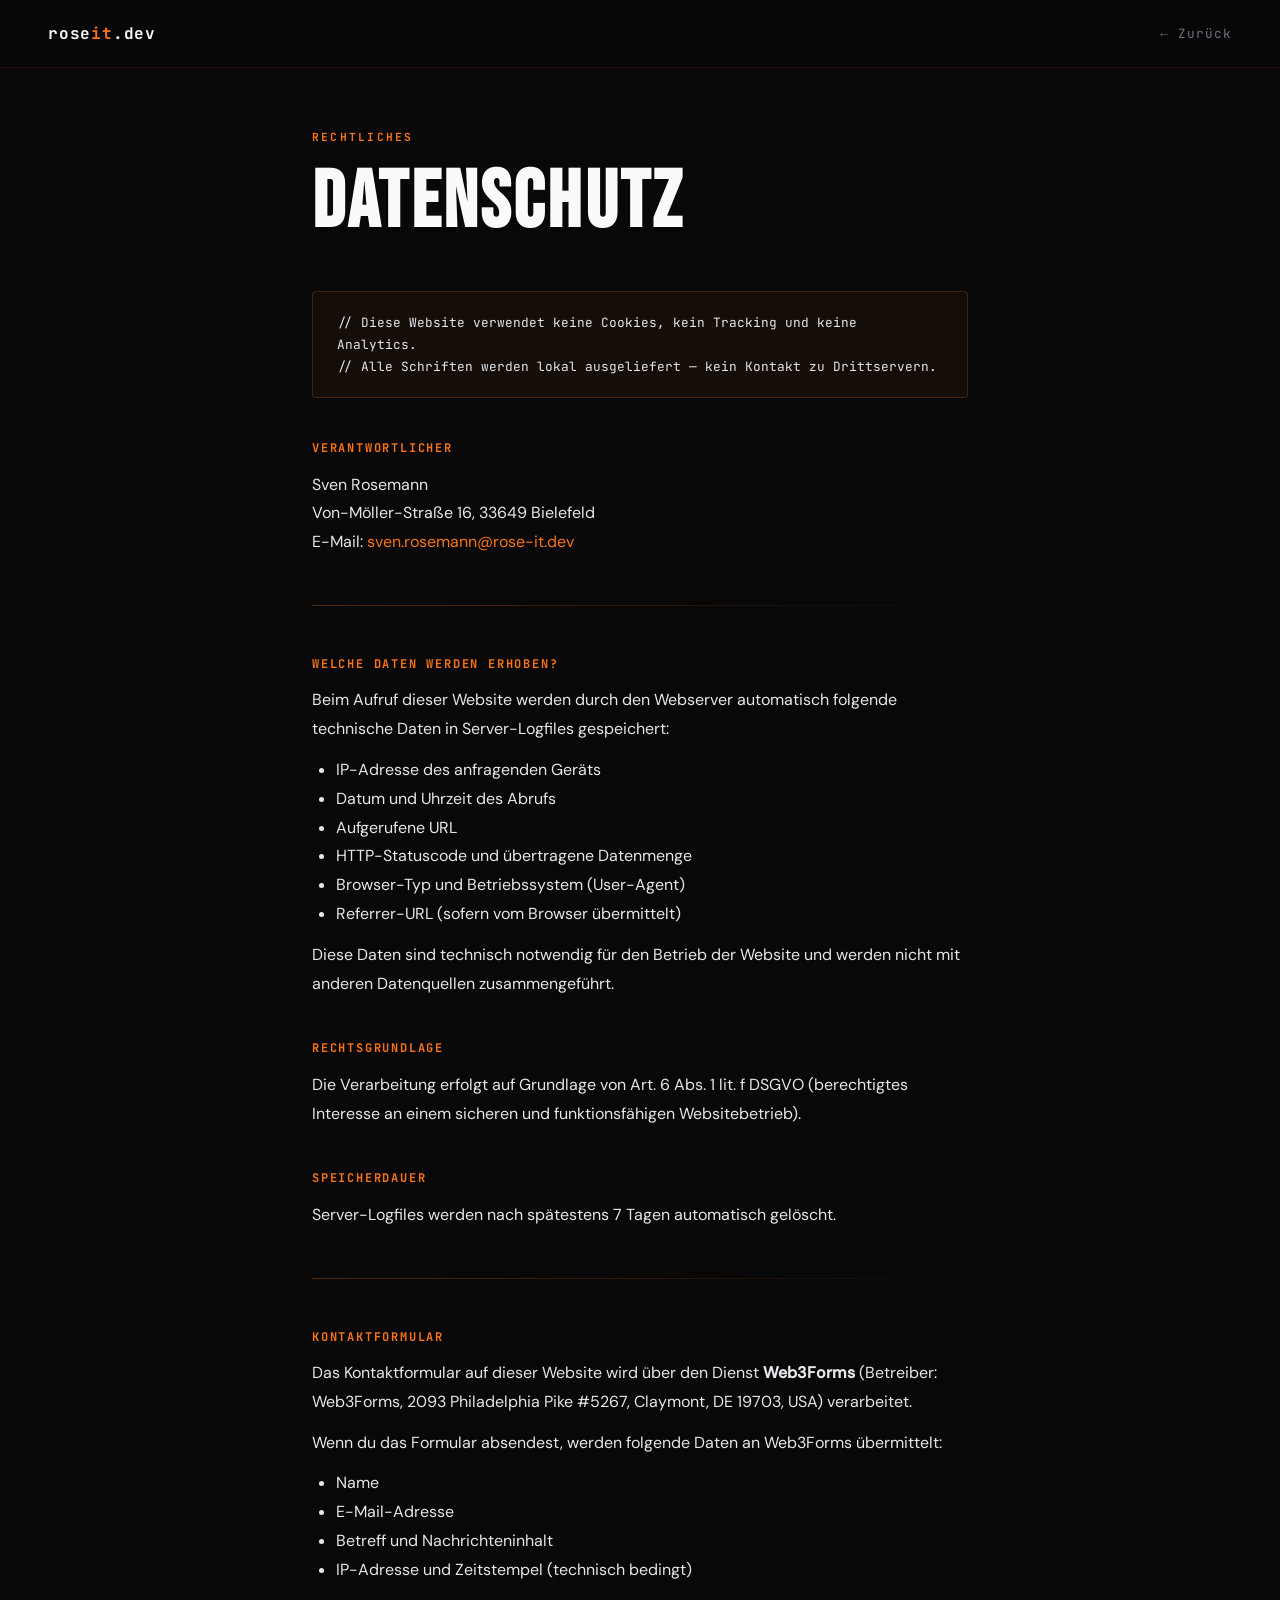
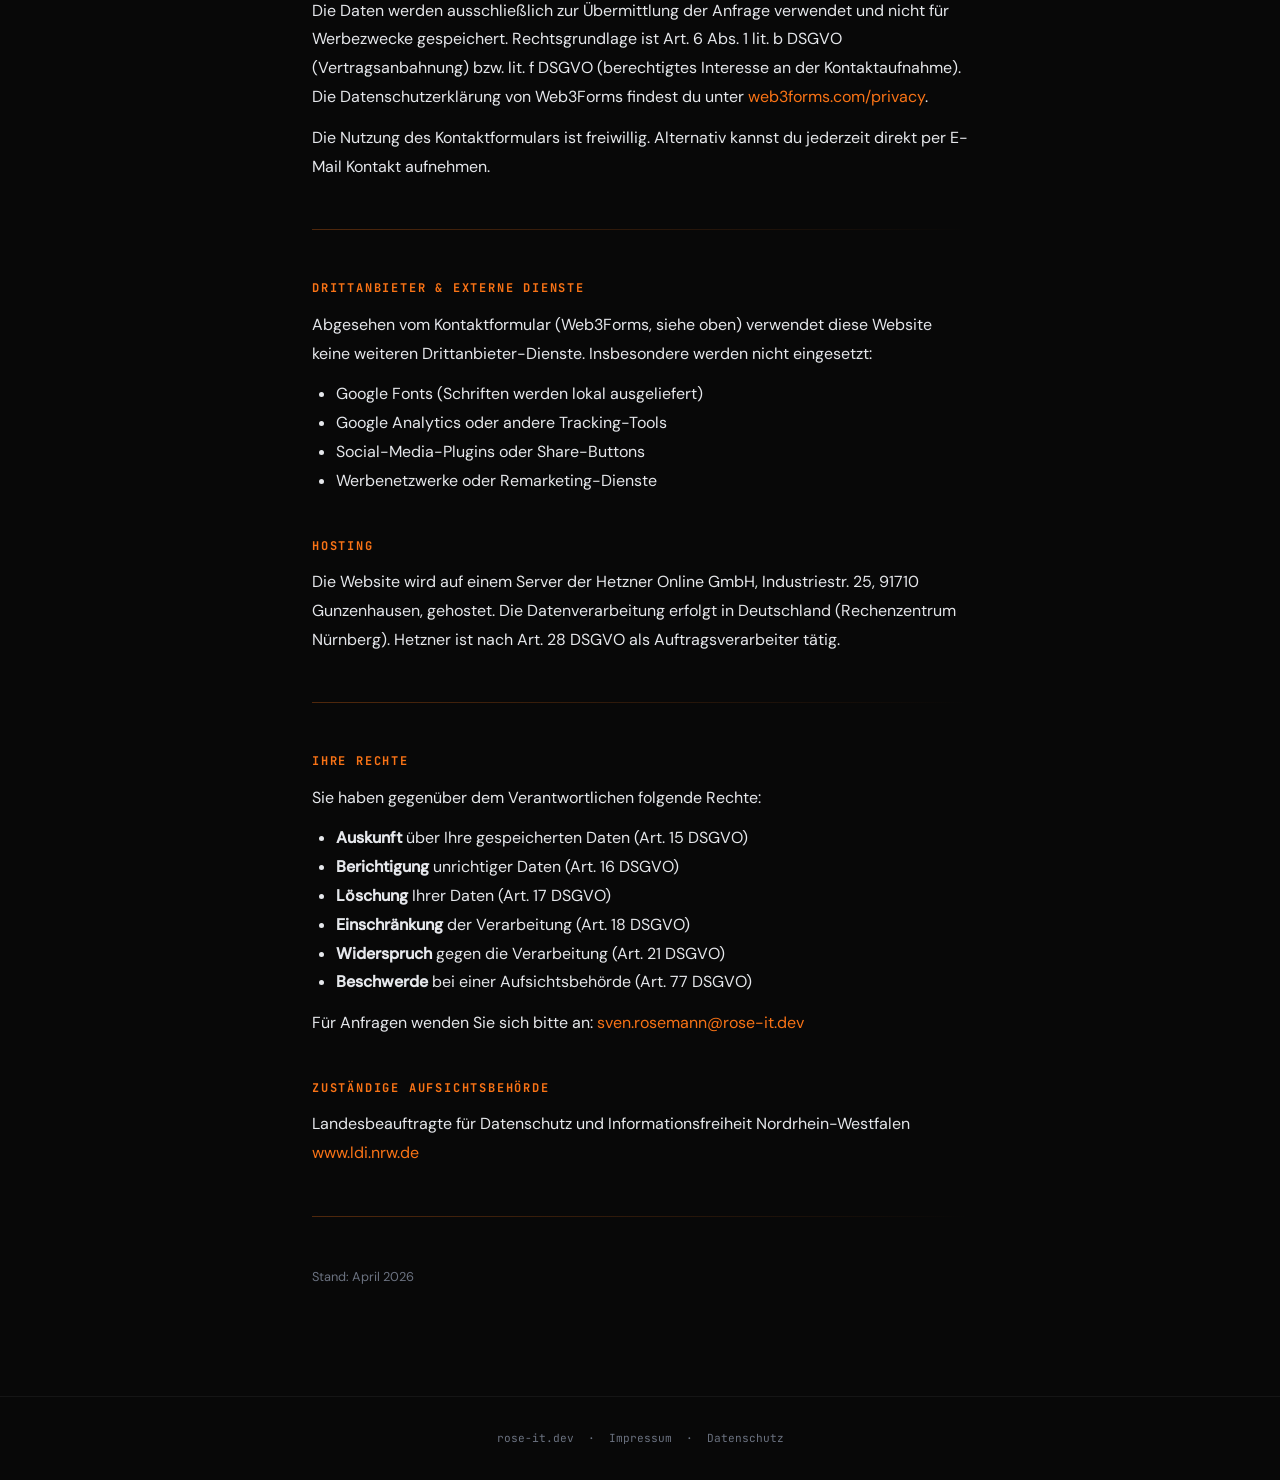
<file: datenschutz.html>
<!DOCTYPE html>
<html lang="de">
<head>
  <meta charset="UTF-8" />
  <meta name="viewport" content="width=device-width, initial-scale=1.0" />
  <title>Datenschutz — rose-it.dev</title>
  <meta name="robots" content="noindex, nofollow" />
  <link rel="icon" type="image/svg+xml" href="/favicon.svg" />
  <link rel="stylesheet" href="/fonts/fonts.css" />
  <style>
    :root {
      --black:  #080808;
      --coal:   #111111;
      --ash:    #1c1c1c;
      --ember:  #f97316;
      --gold:   #fbbf24;
      --grey:   #6b7280;
      --light:  #e5e7eb;
      --white:  #f9fafb;
    }
    *, *::before, *::after { box-sizing: border-box; margin: 0; padding: 0; }
    body {
      background: var(--black);
      color: var(--light);
      font-family: 'DM Sans', sans-serif;
      font-weight: 400;
      line-height: 1.7;
      min-height: 100vh;
    }
    nav {
      position: fixed; top: 0; left: 0; right: 0; z-index: 100;
      padding: 1.25rem 3rem;
      display: flex; align-items: center; justify-content: space-between;
      background: rgba(8,8,8,0.95);
      border-bottom: 1px solid rgba(249,115,22,0.1);
    }
    .nav-logo {
      font-family: 'JetBrains Mono', monospace;
      font-size: 1rem; font-weight: 700;
      color: var(--white); text-decoration: none; letter-spacing: 0.05em;
    }
    .nav-logo span { color: var(--ember); }
    .nav-back {
      font-family: 'JetBrains Mono', monospace;
      font-size: .8rem; color: var(--grey);
      text-decoration: none; letter-spacing: 0.08em;
      transition: color .2s;
    }
    .nav-back:hover { color: var(--ember); }
    main {
      max-width: 720px;
      margin: 0 auto;
      padding: 8rem 2rem 6rem;
    }
    .page-label {
      font-family: 'JetBrains Mono', monospace;
      font-size: .7rem; font-weight: 700;
      letter-spacing: .2em; text-transform: uppercase;
      color: var(--ember); margin-bottom: 1rem;
    }
    h1 {
      font-family: 'Bebas Neue', sans-serif;
      font-size: clamp(3rem, 8vw, 5rem);
      letter-spacing: .04em; line-height: 1;
      color: var(--white); margin-bottom: 3rem;
    }
    h2 {
      font-family: 'JetBrains Mono', monospace;
      font-size: .75rem; font-weight: 700;
      letter-spacing: .15em; text-transform: uppercase;
      color: var(--ember); margin: 2.5rem 0 .75rem;
    }
    p { color: var(--light); margin-bottom: .75rem; line-height: 1.8; }
    ul { color: var(--light); margin: .5rem 0 .75rem 1.5rem; line-height: 1.8; }
    a { color: var(--ember); text-decoration: none; }
    a:hover { text-decoration: underline; }
    .divider {
      height: 1px;
      background: linear-gradient(90deg, var(--ember) 0%, transparent 100%);
      margin: 3rem 0; opacity: .3;
    }
    .highlight-box {
      border: 1px solid rgba(249,115,22,0.2);
      background: rgba(249,115,22,0.05);
      border-radius: 4px;
      padding: 1.25rem 1.5rem;
      margin: 1rem 0 1.5rem;
      font-family: 'JetBrains Mono', monospace;
      font-size: .8rem;
      color: var(--light);
      line-height: 1.7;
    }
    footer {
      text-align: center; padding: 2rem;
      font-family: 'JetBrains Mono', monospace;
      font-size: .7rem; color: var(--grey);
      border-top: 1px solid rgba(255,255,255,0.05);
    }
    footer a { color: var(--grey); }
    footer a:hover { color: var(--ember); }
  </style>
</head>
<body>

  <nav>
    <a href="/" class="nav-logo">rose<span>it</span>.dev</a>
    <a href="/" class="nav-back">← Zurück</a>
  </nav>

  <main>
    <div class="page-label">Rechtliches</div>
    <h1>DATENSCHUTZ</h1>

    <div class="highlight-box">
      // Diese Website verwendet keine Cookies, kein Tracking und keine Analytics.<br />
      // Alle Schriften werden lokal ausgeliefert — kein Kontakt zu Drittservern.
    </div>

    <h2>Verantwortlicher</h2>
    <p>
      Sven Rosemann<br />
      Von-Möller-Straße 16, 33649 Bielefeld<br />
      E-Mail: <a href="mailto:sven.rosemann@rose-it.dev">sven.rosemann@rose-it.dev</a>
    </p>

    <div class="divider"></div>

    <h2>Welche Daten werden erhoben?</h2>
    <p>Beim Aufruf dieser Website werden durch den Webserver automatisch folgende technische Daten in Server-Logfiles gespeichert:</p>
    <ul>
      <li>IP-Adresse des anfragenden Geräts</li>
      <li>Datum und Uhrzeit des Abrufs</li>
      <li>Aufgerufene URL</li>
      <li>HTTP-Statuscode und übertragene Datenmenge</li>
      <li>Browser-Typ und Betriebssystem (User-Agent)</li>
      <li>Referrer-URL (sofern vom Browser übermittelt)</li>
    </ul>
    <p>Diese Daten sind technisch notwendig für den Betrieb der Website und werden nicht mit anderen Datenquellen zusammengeführt.</p>

    <h2>Rechtsgrundlage</h2>
    <p>Die Verarbeitung erfolgt auf Grundlage von Art. 6 Abs. 1 lit. f DSGVO (berechtigtes Interesse an einem sicheren und funktionsfähigen Websitebetrieb).</p>

    <h2>Speicherdauer</h2>
    <p>Server-Logfiles werden nach spätestens 7 Tagen automatisch gelöscht.</p>

    <div class="divider"></div>

    <h2>Kontaktformular</h2>
    <p>Das Kontaktformular auf dieser Website wird über den Dienst <strong>Web3Forms</strong> (Betreiber: Web3Forms, 2093 Philadelphia Pike #5267, Claymont, DE 19703, USA) verarbeitet.</p>
    <p>Wenn du das Formular absendest, werden folgende Daten an Web3Forms übermittelt:</p>
    <ul>
      <li>Name</li>
      <li>E-Mail-Adresse</li>
      <li>Betreff und Nachrichteninhalt</li>
      <li>IP-Adresse und Zeitstempel (technisch bedingt)</li>
    </ul>
    <p>Die Daten werden ausschließlich zur Übermittlung der Anfrage verwendet und nicht für Werbezwecke gespeichert. Rechtsgrundlage ist Art. 6 Abs. 1 lit. b DSGVO (Vertragsanbahnung) bzw. lit. f DSGVO (berechtigtes Interesse an der Kontaktaufnahme). Die Datenschutzerklärung von Web3Forms findest du unter <a href="https://web3forms.com/privacy" target="_blank" rel="noopener">web3forms.com/privacy</a>.</p>
    <p>Die Nutzung des Kontaktformulars ist freiwillig. Alternativ kannst du jederzeit direkt per E-Mail Kontakt aufnehmen.</p>

    <div class="divider"></div>

    <h2>Drittanbieter & externe Dienste</h2>
    <p>Abgesehen vom Kontaktformular (Web3Forms, siehe oben) verwendet diese Website keine weiteren Drittanbieter-Dienste. Insbesondere werden nicht eingesetzt:</p>
    <ul>
      <li>Google Fonts (Schriften werden lokal ausgeliefert)</li>
      <li>Google Analytics oder andere Tracking-Tools</li>
      <li>Social-Media-Plugins oder Share-Buttons</li>
      <li>Werbenetzwerke oder Remarketing-Dienste</li>
    </ul>

    <h2>Hosting</h2>
    <p>Die Website wird auf einem Server der Hetzner Online GmbH, Industriestr. 25, 91710 Gunzenhausen, gehostet. Die Datenverarbeitung erfolgt in Deutschland (Rechenzentrum Nürnberg). Hetzner ist nach Art. 28 DSGVO als Auftragsverarbeiter tätig.</p>

    <div class="divider"></div>

    <h2>Ihre Rechte</h2>
    <p>Sie haben gegenüber dem Verantwortlichen folgende Rechte:</p>
    <ul>
      <li><strong>Auskunft</strong> über Ihre gespeicherten Daten (Art. 15 DSGVO)</li>
      <li><strong>Berichtigung</strong> unrichtiger Daten (Art. 16 DSGVO)</li>
      <li><strong>Löschung</strong> Ihrer Daten (Art. 17 DSGVO)</li>
      <li><strong>Einschränkung</strong> der Verarbeitung (Art. 18 DSGVO)</li>
      <li><strong>Widerspruch</strong> gegen die Verarbeitung (Art. 21 DSGVO)</li>
      <li><strong>Beschwerde</strong> bei einer Aufsichtsbehörde (Art. 77 DSGVO)</li>
    </ul>
    <p>Für Anfragen wenden Sie sich bitte an: <a href="mailto:sven.rosemann@rose-it.dev">sven.rosemann@rose-it.dev</a></p>

    <h2>Zuständige Aufsichtsbehörde</h2>
    <p>Landesbeauftragte für Datenschutz und Informationsfreiheit Nordrhein-Westfalen<br />
    <a href="https://www.ldi.nrw.de" target="_blank" rel="noopener">www.ldi.nrw.de</a></p>

    <div class="divider"></div>
    <p style="color: var(--grey); font-size: .8rem;">Stand: April 2026</p>
  </main>

  <footer>
    <a href="/">rose-it.dev</a> &nbsp;·&nbsp;
    <a href="/impressum.html">Impressum</a> &nbsp;·&nbsp;
    <a href="/datenschutz.html">Datenschutz</a>
  </footer>

</body>
</html>
</file>
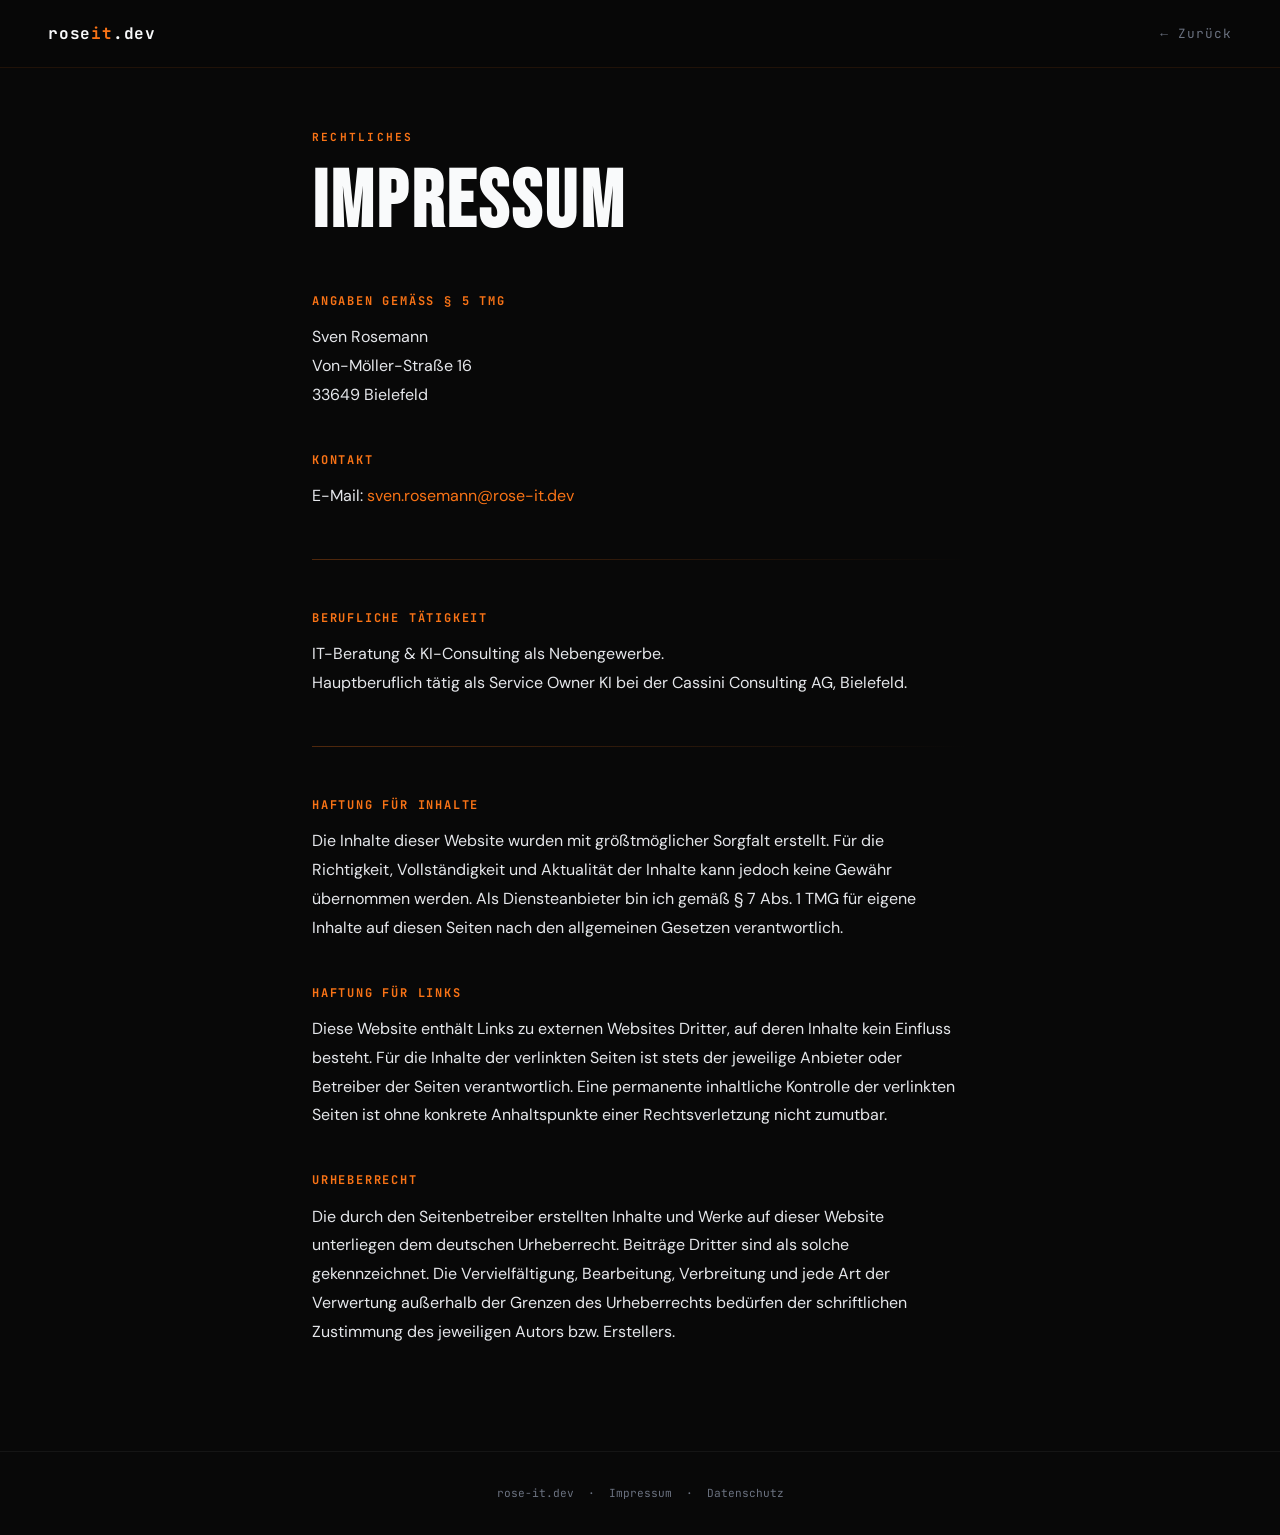
<file: impressum.html>
<!DOCTYPE html>
<html lang="de">
<head>
  <meta charset="UTF-8" />
  <meta name="viewport" content="width=device-width, initial-scale=1.0" />
  <title>Impressum — rose-it.dev</title>
  <meta name="robots" content="noindex, nofollow" />
  <link rel="icon" type="image/svg+xml" href="/favicon.svg" />
  <link rel="stylesheet" href="/fonts/fonts.css" />
  <style>
    :root {
      --black:  #080808;
      --coal:   #111111;
      --ash:    #1c1c1c;
      --ember:  #f97316;
      --gold:   #fbbf24;
      --grey:   #6b7280;
      --light:  #e5e7eb;
      --white:  #f9fafb;
    }
    *, *::before, *::after { box-sizing: border-box; margin: 0; padding: 0; }
    html { scroll-behavior: smooth; }
    body {
      background: var(--black);
      color: var(--light);
      font-family: 'DM Sans', sans-serif;
      font-weight: 400;
      line-height: 1.7;
      min-height: 100vh;
    }

    nav {
      position: fixed; top: 0; left: 0; right: 0; z-index: 100;
      padding: 1.25rem 3rem;
      display: flex; align-items: center; justify-content: space-between;
      background: rgba(8,8,8,0.95);
      border-bottom: 1px solid rgba(249,115,22,0.1);
    }
    .nav-logo {
      font-family: 'JetBrains Mono', monospace;
      font-size: 1rem; font-weight: 700;
      color: var(--white); text-decoration: none; letter-spacing: 0.05em;
    }
    .nav-logo span { color: var(--ember); }
    .nav-back {
      font-family: 'JetBrains Mono', monospace;
      font-size: .8rem; color: var(--grey);
      text-decoration: none; letter-spacing: 0.08em;
      transition: color .2s;
    }
    .nav-back:hover { color: var(--ember); }

    main {
      max-width: 720px;
      margin: 0 auto;
      padding: 8rem 2rem 6rem;
    }

    .page-label {
      font-family: 'JetBrains Mono', monospace;
      font-size: .7rem; font-weight: 700;
      letter-spacing: .2em; text-transform: uppercase;
      color: var(--ember); margin-bottom: 1rem;
    }
    h1 {
      font-family: 'Bebas Neue', sans-serif;
      font-size: clamp(3rem, 8vw, 5rem);
      letter-spacing: .04em; line-height: 1;
      color: var(--white); margin-bottom: 3rem;
    }

    h2 {
      font-family: 'JetBrains Mono', monospace;
      font-size: .75rem; font-weight: 700;
      letter-spacing: .15em; text-transform: uppercase;
      color: var(--ember); margin: 2.5rem 0 .75rem;
    }
    p, address {
      color: var(--light); font-style: normal;
      margin-bottom: .5rem; line-height: 1.8;
    }
    a { color: var(--ember); text-decoration: none; }
    a:hover { text-decoration: underline; }

    .divider {
      height: 1px;
      background: linear-gradient(90deg, var(--ember) 0%, transparent 100%);
      margin: 3rem 0; opacity: .3;
    }

    footer {
      text-align: center; padding: 2rem;
      font-family: 'JetBrains Mono', monospace;
      font-size: .7rem; color: var(--grey);
      border-top: 1px solid rgba(255,255,255,0.05);
    }
    footer a { color: var(--grey); }
    footer a:hover { color: var(--ember); }
  </style>
</head>
<body>

  <nav>
    <a href="/" class="nav-logo">rose<span>it</span>.dev</a>
    <a href="/" class="nav-back">← Zurück</a>
  </nav>

  <main>
    <div class="page-label">Rechtliches</div>
    <h1>IMPRESSUM</h1>

    <h2>Angaben gemäß § 5 TMG</h2>
    <address>
      Sven Rosemann<br />
      Von-Möller-Straße 16<br />
      33649 Bielefeld
    </address>

    <h2>Kontakt</h2>
    <p>E-Mail: <a href="mailto:sven.rosemann@rose-it.dev">sven.rosemann@rose-it.dev</a></p>

    <div class="divider"></div>

    <h2>Berufliche Tätigkeit</h2>
    <p>IT-Beratung &amp; KI-Consulting als Nebengewerbe.<br />
    Hauptberuflich tätig als Service Owner KI bei der Cassini Consulting AG, Bielefeld.</p>

    <div class="divider"></div>

    <h2>Haftung für Inhalte</h2>
    <p>Die Inhalte dieser Website wurden mit größtmöglicher Sorgfalt erstellt. Für die Richtigkeit, Vollständigkeit und Aktualität der Inhalte kann jedoch keine Gewähr übernommen werden. Als Diensteanbieter bin ich gemäß § 7 Abs. 1 TMG für eigene Inhalte auf diesen Seiten nach den allgemeinen Gesetzen verantwortlich.</p>

    <h2>Haftung für Links</h2>
    <p>Diese Website enthält Links zu externen Websites Dritter, auf deren Inhalte kein Einfluss besteht. Für die Inhalte der verlinkten Seiten ist stets der jeweilige Anbieter oder Betreiber der Seiten verantwortlich. Eine permanente inhaltliche Kontrolle der verlinkten Seiten ist ohne konkrete Anhaltspunkte einer Rechtsverletzung nicht zumutbar.</p>

    <h2>Urheberrecht</h2>
    <p>Die durch den Seitenbetreiber erstellten Inhalte und Werke auf dieser Website unterliegen dem deutschen Urheberrecht. Beiträge Dritter sind als solche gekennzeichnet. Die Vervielfältigung, Bearbeitung, Verbreitung und jede Art der Verwertung außerhalb der Grenzen des Urheberrechts bedürfen der schriftlichen Zustimmung des jeweiligen Autors bzw. Erstellers.</p>
  </main>

  <footer>
    <a href="/">rose-it.dev</a> &nbsp;·&nbsp;
    <a href="/impressum.html">Impressum</a> &nbsp;·&nbsp;
    <a href="/datenschutz.html">Datenschutz</a>
  </footer>

</body>
</html>
</file>
<file: fonts/fonts.css>
@font-face {
  font-family: 'Bebas Neue';
  font-style: normal;
  font-weight: 400;
  font-display: swap;
  src: url('/fonts/bebas-neue-400.woff2') format('woff2');
}
@font-face {
  font-family: 'DM Sans';
  font-style: normal;
  font-weight: 300;
  font-display: swap;
  src: url('/fonts/dm-sans-300.woff2') format('woff2');
}
@font-face {
  font-family: 'DM Sans';
  font-style: normal;
  font-weight: 400;
  font-display: swap;
  src: url('/fonts/dm-sans-400.woff2') format('woff2');
}
@font-face {
  font-family: 'DM Sans';
  font-style: normal;
  font-weight: 500;
  font-display: swap;
  src: url('/fonts/dm-sans-500.woff2') format('woff2');
}
@font-face {
  font-family: 'JetBrains Mono';
  font-style: normal;
  font-weight: 300;
  font-display: swap;
  src: url('/fonts/jetbrains-mono-300.woff2') format('woff2');
}
@font-face {
  font-family: 'JetBrains Mono';
  font-style: normal;
  font-weight: 400;
  font-display: swap;
  src: url('/fonts/jetbrains-mono-400.woff2') format('woff2');
}
@font-face {
  font-family: 'JetBrains Mono';
  font-style: normal;
  font-weight: 700;
  font-display: swap;
  src: url('/fonts/jetbrains-mono-700.woff2') format('woff2');
}
</file>
